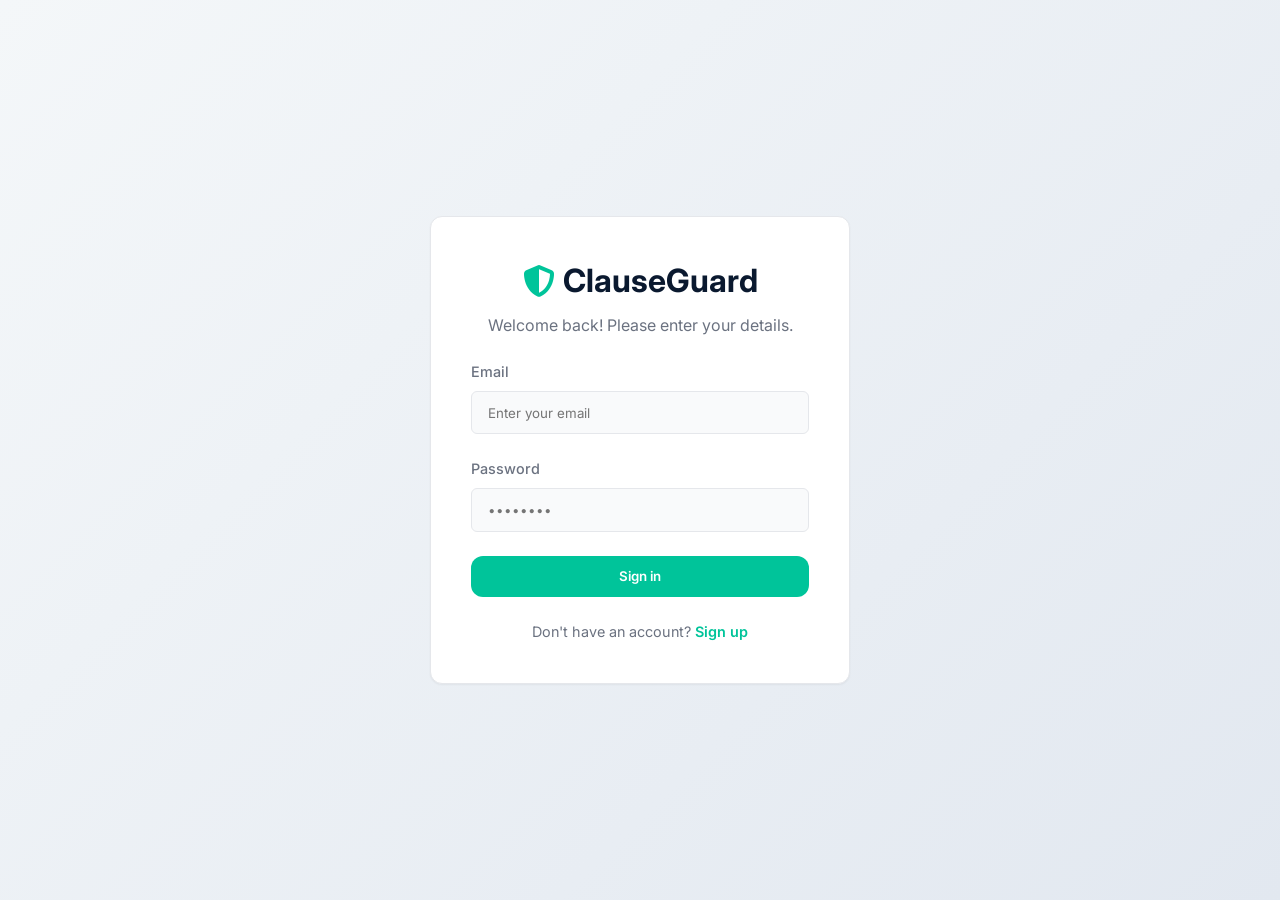
<file: frontend-web/index.html>
<!DOCTYPE html>
<html lang="en">
<head>
    <meta charset="UTF-8">
    <meta name="viewport" content="width=device-width, initial-scale=1.0">
    <title>ClauseGuard Dashboard</title>
    <link href="https://fonts.googleapis.com/css2?family=Inter:wght@400;500;600;700&display=swap" rel="stylesheet">
    <link rel="stylesheet" href="styles.css?v=2.0">
    <link rel="stylesheet" href="https://cdnjs.cloudflare.com/ajax/libs/font-awesome/6.4.0/css/all.min.css">
</head>
<body>
    <!-- Sidebar -->
    <aside class="sidebar">
        <div class="logo-container">
            <i class="fa-solid fa-shield-halved"></i>
            ClauseGuard
        </div>
        <nav class="nav-menu">
            <a href="#" class="nav-item active">
                <i class="fa-solid fa-border-all"></i> Dashboard
            </a>
            <a href="profile.html" class="nav-item">
                <i class="fa-solid fa-user"></i> My Profile
            </a>
            <a href="#" class="nav-item" onclick="logout()">
                <i class="fa-solid fa-arrow-right-from-bracket"></i> Logout
            </a>
        </nav>
    </aside>

    <!-- Main Content -->
    <div class="main-wrapper">
        <!-- Topbar -->
        <header class="topbar">
            <div class="search-bar">
                <i class="fa-solid fa-magnifying-glass"></i>
                <input type="text" placeholder="Search documents...">
            </div>
            <div class="topbar-actions">
                <button class="btn-primary" onclick="document.getElementById('file-input').click()">
                    <i class="fa-solid fa-plus"></i> Upload Document
                </button>
            </div>
        </header>

        <!-- Content Area -->
        <main class="content-area">
            <div class="page-header">
                <h1 class="page-title">Dashboard Overview</h1>
                <p class="page-subtitle">Analyze legal documents, monitor risk, and detect missing clauses instantly.</p>
            </div>

            <!-- Upload Section -->
            <section id="upload-section">
                <div class="upload-area" id="drop-zone">
                    <i class="fa-solid fa-cloud-arrow-up upload-icon"></i>
                    <h3>Drag & drop your legal document</h3>
                    <p class="text-muted">Supports PDF, JPG, PNG, TIFF, WEBP</p>
                    <input type="file" id="file-input" accept=".pdf,.jpg,.jpeg,.png,.bmp,.tiff,.webp" hidden>
                    <div id="file-name-display" class="file-name-display hidden"></div>
                </div>
                
                <div id="action-area" class="hidden" style="text-align: right; margin-bottom: 2rem;">
                    <button id="analyze-btn" class="btn-primary">
                        <i class="fa-solid fa-magnifying-glass"></i> Start Analysis
                    </button>
                </div>
                
                <div id="loading-indicator" class="loading-state hidden card">
                    <div class="spinner"></div>
                    <p class="text-muted">Analyzing document... running AI engines.</p>
                </div>
            </section>

            <!-- Results Section -->
            <section id="results-section" class="hidden">
                <!-- Stats Grid -->
                <div class="stats-grid">
                    <div class="card stat-card">
                        <div class="stat-header">
                            <div class="stat-icon" style="background: var(--red)"><i class="fa-solid fa-triangle-exclamation"></i></div>
                            High Risk Clauses
                        </div>
                        <div class="stat-value text-red" id="stat-high-risk">0</div>
                    </div>
                    <div class="card stat-card">
                        <div class="stat-header">
                            <div class="stat-icon" style="background: var(--amber)"><i class="fa-solid fa-xmark"></i></div>
                            Missing Clauses
                        </div>
                        <div class="stat-value text-amber" id="stat-missing">0</div>
                    </div>
                    <div class="card stat-card">
                        <div class="stat-header">
                            <div class="stat-icon" style="background: var(--green)"><i class="fa-solid fa-check"></i></div>
                            Clauses Found OK
                        </div>
                        <div class="stat-value text-green" id="stat-found">0</div>
                    </div>
                </div>

                <!-- Tabs & Content -->
                <div class="card">
                    <div class="tabs-header">
                        <button class="tab-btn active" data-tab="summary">Document Summary</button>
                        <button class="tab-btn" data-tab="risks">Risk Analysis</button>
                        <button class="tab-btn" data-tab="missing">Missing Clauses</button>
                        <button class="tab-btn" data-tab="chat">Ask AI</button>
                    </div>

                    <!-- Tab 1: Summary -->
                    <div id="tab-summary" class="tab-pane active">
                        <h3 style="margin-bottom: 1rem;">Plain English Summary</h3>
                        <div id="plain-summary" style="background: #F8FAFC; padding: 1.5rem; border-radius: var(--radius-sm); border-left: 4px solid var(--primary); margin-bottom: 2rem; color: var(--text-muted);">
                            <!-- Inserted by JS -->
                        </div>
                        
                        <div style="display: grid; grid-template-columns: 1fr 1fr; gap: 2rem;">
                            <div>
                                <h4 style="margin-bottom: 1rem; color: var(--text-main);">Key Details</h4>
                                <div id="key-details-list" style="display: flex; flex-direction: column; gap: 0.75rem;"></div>
                            </div>
                            <div>
                                <h4 style="margin-bottom: 1rem; color: var(--text-main);">Top Identified Risks</h4>
                                <div id="top-risks-list" style="display: flex; flex-direction: column; gap: 0.75rem;"></div>
                            </div>
                        </div>
                    </div>

                    <!-- Tab 2: Risks -->
                    <div id="tab-risks" class="tab-pane">
                        <div id="risks-accordion">
                            <!-- Populated by JS -->
                        </div>
                    </div>

                    <!-- Tab 3: Missing Clauses -->
                    <div id="tab-missing" class="tab-pane">
                        <div style="display: grid; grid-template-columns: 1fr 1fr; gap: 2rem;">
                            <div class="card" style="border: 1px solid var(--red-bg);">
                                <h3 style="color: var(--text-main); margin-bottom: 1rem; display: flex; align-items: center; gap: 0.5rem;"><i class="fa-solid fa-triangle-exclamation text-red"></i> Missing Clauses</h3>
                                <div id="missing-items-list" style="display: flex; flex-direction: column; gap: 0.75rem;"></div>
                            </div>
                            <div class="card" style="border: 1px solid var(--green-bg);">
                                <h3 style="color: var(--text-main); margin-bottom: 1rem; display: flex; align-items: center; gap: 0.5rem;"><i class="fa-solid fa-check text-green"></i> Present Clauses</h3>
                                <div id="found-items-list" style="display: flex; flex-direction: column; gap: 0.75rem;"></div>
                            </div>
                        </div>
                    </div>

                    <!-- Tab 4: Chat -->
                    <div id="tab-chat" class="tab-pane">
                        <div class="chat-box">
                            <div class="chat-history" id="chat-history">
                                <div style="text-align: center; margin: auto; color: var(--text-muted);">
                                    <i class="fa-solid fa-robot" style="font-size: 2rem; margin-bottom: 1rem; color: var(--primary);"></i>
                                    <p>Ask anything about the document.</p>
                                </div>
                            </div>
                            <form class="chat-input" id="chat-form" onsubmit="handleChatSubmit(event)">
                                <input type="text" id="chat-input" placeholder="Type your question here...">
                                <button type="submit" class="btn-primary" style="padding: 0.75rem; border-radius: 50%;"><i class="fa-solid fa-paper-plane"></i></button>
                            </form>
                        </div>
                    </div>

                </div>
            </section>
        </main>
    </div>

    <script src="script.js"></script>
    <script>
        function logout() {
            localStorage.removeItem('token');
            window.location.href = 'login.html';
        }
    </script>
</body>
</html>
</file>
<file: frontend-web/styles.css>
:root {
    --bg-main: #F4F7F9; /* Light grayish-blue background */
    --bg-sidebar: #FFFFFF;
    --bg-card: #FFFFFF;
    
    --text-main: #111827;
    --text-muted: #6B7280;
    --text-light: #9CA3AF;
    
    --primary: #00C49A; /* Lynqet Teal / Mint */
    --primary-hover: #00A884;
    --primary-light: rgba(0, 196, 154, 0.1);
    
    --border-color: #E5E7EB;
    
    --red: #EF4444;
    --red-bg: rgba(239, 68, 68, 0.1);
    --amber: #F59E0B;
    --amber-bg: rgba(245, 158, 11, 0.1);
    --green: #10B981;
    --green-bg: rgba(16, 185, 129, 0.1);
    --dark-blue: #0A192F;
    
    --radius-sm: 6px;
    --radius-md: 12px;
    --radius-lg: 16px;
    --radius-pill: 9999px;
    
    --shadow-sm: 0 1px 2px 0 rgba(0, 0, 0, 0.05);
    --shadow-md: 0 4px 6px -1px rgba(0, 0, 0, 0.05), 0 2px 4px -1px rgba(0, 0, 0, 0.03);
    --shadow-lg: 0 10px 15px -3px rgba(0, 0, 0, 0.05), 0 4px 6px -2px rgba(0, 0, 0, 0.025);
    
    --transition: all 0.2s ease;
}

* {
    box-sizing: border-box;
    margin: 0;
    padding: 0;
}

body {
    font-family: 'Inter', sans-serif;
    background-color: var(--bg-main);
    color: var(--text-main);
    line-height: 1.5;
    height: 100vh;
    overflow: hidden;
    display: flex;
}

/* Common Classes */
.hidden { display: none !important; }
.text-red { color: var(--red); }
.text-amber { color: var(--amber); }
.text-green { color: var(--green); }
.text-muted { color: var(--text-muted); }

/* Layout */
.sidebar {
    width: 260px;
    background-color: var(--bg-sidebar);
    border-right: 1px solid var(--border-color);
    display: flex;
    flex-direction: column;
    height: 100vh;
    z-index: 10;
}

.logo-container {
    padding: 1.5rem;
    display: flex;
    align-items: center;
    gap: 0.75rem;
    font-size: 1.5rem;
    font-weight: 700;
    color: var(--dark-blue);
}

.logo-container i {
    color: var(--primary);
}

.nav-menu {
    flex: 1;
    padding: 1rem;
    display: flex;
    flex-direction: column;
    gap: 0.5rem;
}

.nav-item {
    display: flex;
    align-items: center;
    gap: 0.75rem;
    padding: 0.75rem 1rem;
    border-radius: var(--radius-md);
    color: var(--text-muted);
    text-decoration: none;
    font-weight: 500;
    transition: var(--transition);
    cursor: pointer;
}

.nav-item:hover {
    background-color: #F9FAFB;
    color: var(--text-main);
}

.nav-item.active {
    background-color: var(--dark-blue);
    color: white;
}

.nav-item.active i {
    color: var(--primary);
}

.main-wrapper {
    flex: 1;
    display: flex;
    flex-direction: column;
    height: 100vh;
    overflow: hidden;
}

.topbar {
    height: 70px;
    background-color: var(--bg-sidebar);
    border-bottom: 1px solid var(--border-color);
    display: flex;
    align-items: center;
    justify-content: space-between;
    padding: 0 2rem;
}

.search-bar {
    display: flex;
    align-items: center;
    background: #F3F4F6;
    padding: 0.5rem 1rem;
    border-radius: var(--radius-md);
    width: 300px;
}

.search-bar i {
    color: var(--text-muted);
    margin-right: 0.5rem;
}

.search-bar input {
    border: none;
    background: none;
    outline: none;
    width: 100%;
    font-family: inherit;
    color: var(--text-main);
}

.topbar-actions {
    display: flex;
    align-items: center;
    gap: 1.5rem;
}

.btn-primary {
    background-color: var(--primary);
    color: white;
    border: none;
    padding: 0.6rem 1.25rem;
    border-radius: var(--radius-md);
    font-family: inherit;
    font-weight: 600;
    cursor: pointer;
    transition: var(--transition);
    display: inline-flex;
    align-items: center;
    gap: 0.5rem;
}

.btn-primary:hover {
    background-color: var(--primary-hover);
    transform: translateY(-1px);
    box-shadow: 0 4px 10px rgba(0,196,154,0.2);
}

.btn-primary:disabled {
    background: var(--text-muted);
    cursor: not-allowed;
    transform: none;
    box-shadow: none;
}

.content-area {
    flex: 1;
    padding: 2rem;
    overflow-y: auto;
}

.page-header {
    margin-bottom: 2rem;
}

.page-title {
    font-size: 1.75rem;
    font-weight: 700;
    color: var(--text-main);
    margin-bottom: 0.25rem;
}

.page-subtitle {
    color: var(--text-muted);
    font-size: 0.95rem;
}

/* Cards */
.card {
    background: var(--bg-card);
    border: 1px solid var(--border-color);
    border-radius: var(--radius-md);
    box-shadow: var(--shadow-sm);
    padding: 1.5rem;
}

/* Upload Area */
.upload-area {
    border: 2px dashed #D1D5DB;
    border-radius: var(--radius-md);
    padding: 3rem 2rem;
    text-align: center;
    background: #FAFAFA;
    transition: var(--transition);
    cursor: pointer;
    margin-bottom: 2rem;
}

.upload-area.dragover {
    border-color: var(--primary);
    background: var(--primary-light);
}

.upload-icon {
    font-size: 2.5rem;
    color: var(--primary);
    margin-bottom: 1rem;
}

.upload-area h3 {
    font-size: 1.2rem;
    margin-bottom: 0.5rem;
    color: var(--text-main);
}

.file-name-display {
    margin-top: 1rem;
    padding: 0.75rem;
    background: white;
    border: 1px solid var(--border-color);
    border-radius: var(--radius-sm);
    color: var(--primary);
    font-weight: 500;
    display: inline-block;
}

/* Stats Grid */
.stats-grid {
    display: grid;
    grid-template-columns: repeat(auto-fit, minmax(240px, 1fr));
    gap: 1.5rem;
    margin-bottom: 2rem;
}

.stat-card {
    display: flex;
    flex-direction: column;
    gap: 0.5rem;
}

.stat-header {
    display: flex;
    align-items: center;
    gap: 0.5rem;
    color: var(--text-muted);
    font-size: 0.9rem;
    font-weight: 500;
}

.stat-icon {
    width: 24px;
    height: 24px;
    border-radius: 6px;
    display: flex;
    align-items: center;
    justify-content: center;
    color: white;
    font-size: 0.75rem;
}

.stat-value {
    font-size: 2rem;
    font-weight: 700;
    color: var(--text-main);
}

/* Tabs */
.tabs-header {
    display: flex;
    border-bottom: 1px solid var(--border-color);
    margin-bottom: 1.5rem;
    gap: 2rem;
}

.tab-btn {
    background: none;
    border: none;
    color: var(--text-muted);
    padding: 1rem 0;
    font-family: inherit;
    font-size: 0.95rem;
    font-weight: 500;
    cursor: pointer;
    position: relative;
}

.tab-btn:hover {
    color: var(--text-main);
}

.tab-btn.active {
    color: var(--primary);
}

.tab-btn.active::after {
    content: '';
    position: absolute;
    bottom: -1px;
    left: 0;
    width: 100%;
    height: 2px;
    background-color: var(--primary);
}

.tab-pane {
    display: none;
    animation: fadeIn 0.3s ease;
}

.tab-pane.active {
    display: block;
}

@keyframes fadeIn { from { opacity: 0; } to { opacity: 1; } }

/* Badges */
.badge {
    padding: 0.25rem 0.6rem;
    border-radius: var(--radius-sm);
    font-size: 0.75rem;
    font-weight: 600;
    text-transform: uppercase;
}
.badge-high { background: var(--red-bg); color: var(--red); }
.badge-medium { background: var(--amber-bg); color: var(--amber); }
.badge-low { background: var(--green-bg); color: var(--green); }

/* Accordion List */
.clause-item {
    border: 1px solid var(--border-color);
    border-radius: var(--radius-md);
    margin-bottom: 1rem;
    background: white;
}

.clause-header {
    padding: 1rem 1.5rem;
    display: flex;
    justify-content: space-between;
    align-items: center;
    cursor: pointer;
    font-weight: 600;
}

.clause-content {
    padding: 0 1.5rem;
    max-height: 0;
    overflow: hidden;
    transition: max-height 0.3s ease;
    border-top: 1px solid transparent;
}

.clause-item.active .clause-content {
    padding: 1.5rem;
    max-height: 800px;
    border-top-color: var(--border-color);
}

.clause-text {
    background: #F9FAFB;
    padding: 1rem;
    border-radius: var(--radius-sm);
    font-style: italic;
    color: var(--text-muted);
    margin-bottom: 1rem;
    border-left: 3px solid var(--border-color);
}

/* Loading */
.loading-state {
    text-align: center;
    padding: 3rem;
}
.spinner {
    width: 40px; height: 40px;
    border: 3px solid var(--border-color);
    border-top: 3px solid var(--primary);
    border-radius: 50%;
    margin: 0 auto 1rem;
    animation: spin 1s linear infinite;
}
@keyframes spin { 100% { transform: rotate(360deg); } }

/* Chat */
.chat-box {
    border: 1px solid var(--border-color);
    border-radius: var(--radius-md);
    height: 500px;
    display: flex;
    flex-direction: column;
    background: white;
}
.chat-history {
    flex: 1;
    padding: 1.5rem;
    overflow-y: auto;
    display: flex;
    flex-direction: column;
    gap: 1rem;
}
.chat-msg {
    max-width: 85%;
    padding: 1rem;
    border-radius: var(--radius-md);
    font-size: 0.95rem;
}
.chat-user {
    align-self: flex-end;
    background: var(--dark-blue);
    color: white;
    border-bottom-right-radius: 4px;
}
.chat-ai {
    align-self: flex-start;
    background: #F3F4F6;
    color: var(--text-main);
    border-bottom-left-radius: 4px;
}
.chat-source {
    margin-top: 0.75rem;
    padding: 0.75rem;
    background: white;
    border-left: 2px solid var(--primary);
    font-size: 0.8rem;
    color: var(--text-muted);
    border-radius: 0 var(--radius-sm) var(--radius-sm) 0;
}
.chat-input {
    display: flex;
    padding: 1rem;
    border-top: 1px solid var(--border-color);
    gap: 0.5rem;
}
.chat-input input {
    flex: 1;
    padding: 0.75rem 1rem;
    border: 1px solid var(--border-color);
    border-radius: var(--radius-pill);
    outline: none;
    font-family: inherit;
}
.chat-input input:focus {
    border-color: var(--primary);
}
</file>
